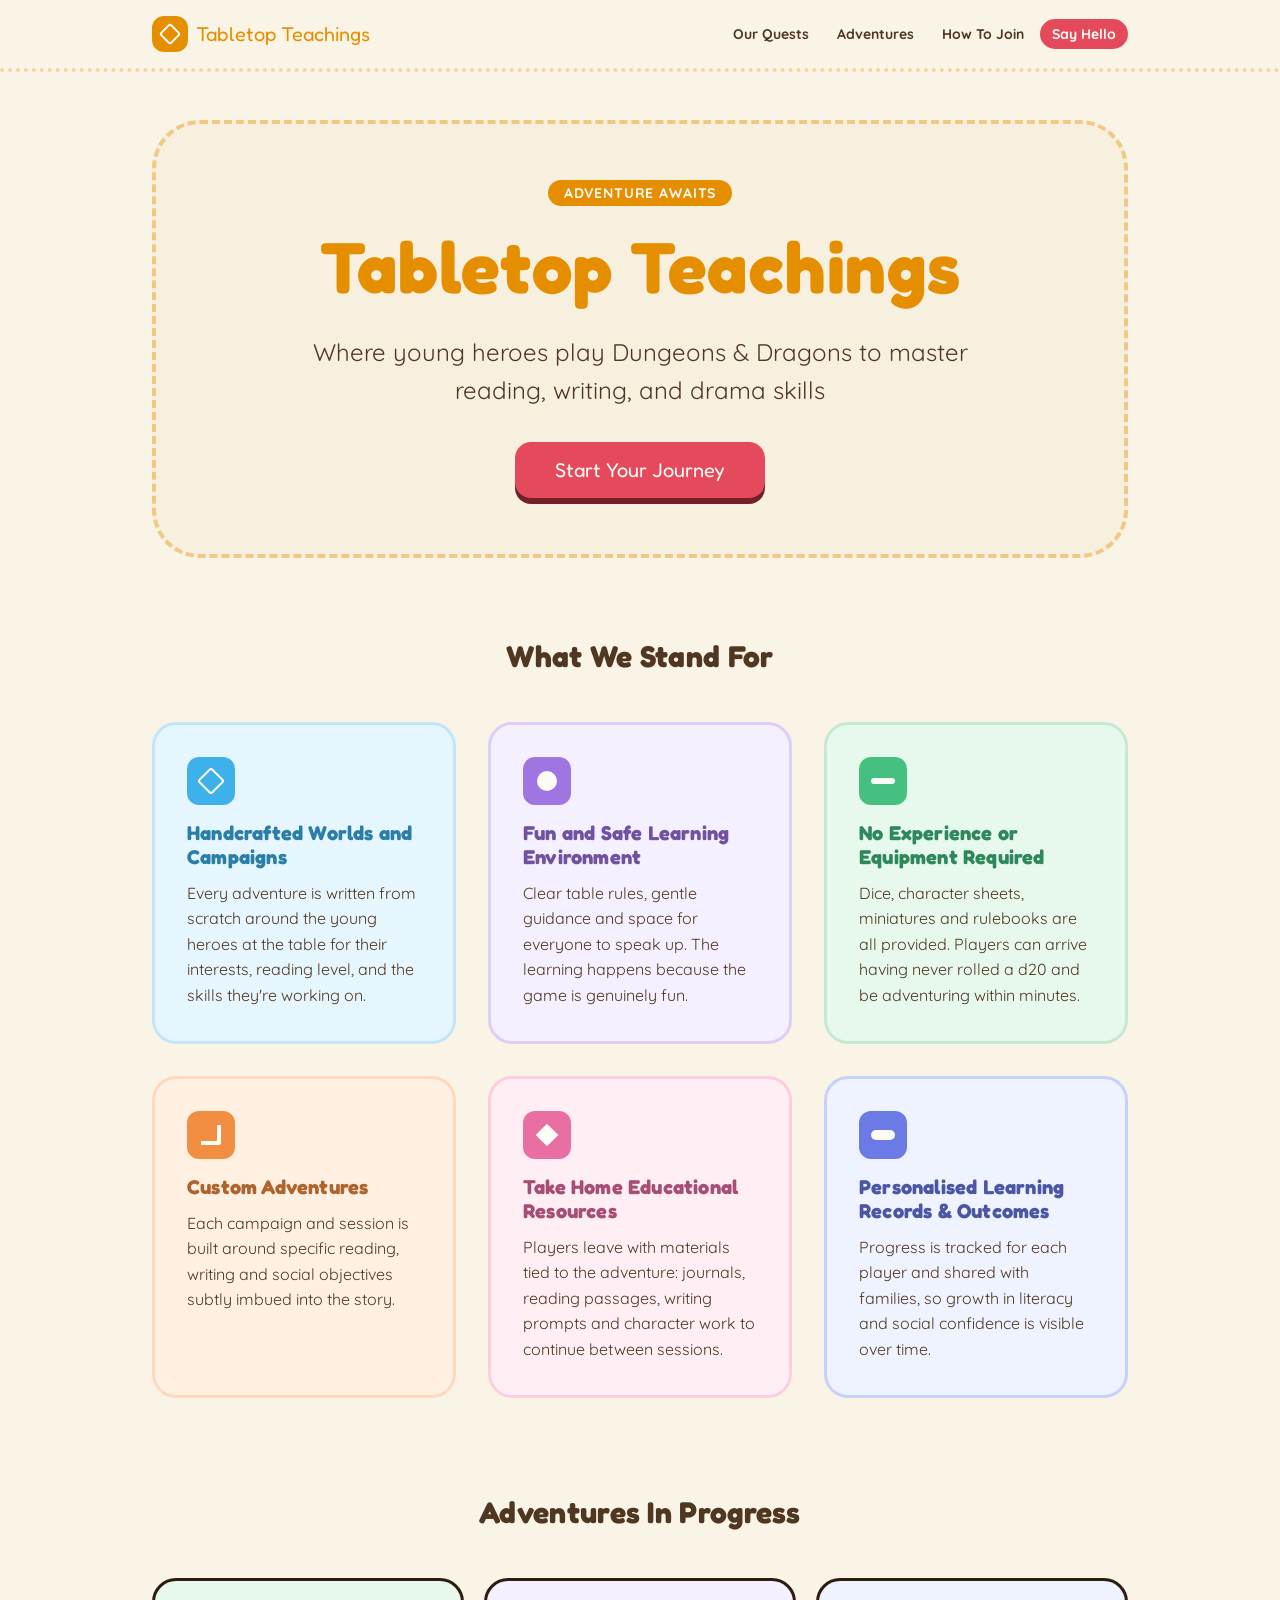
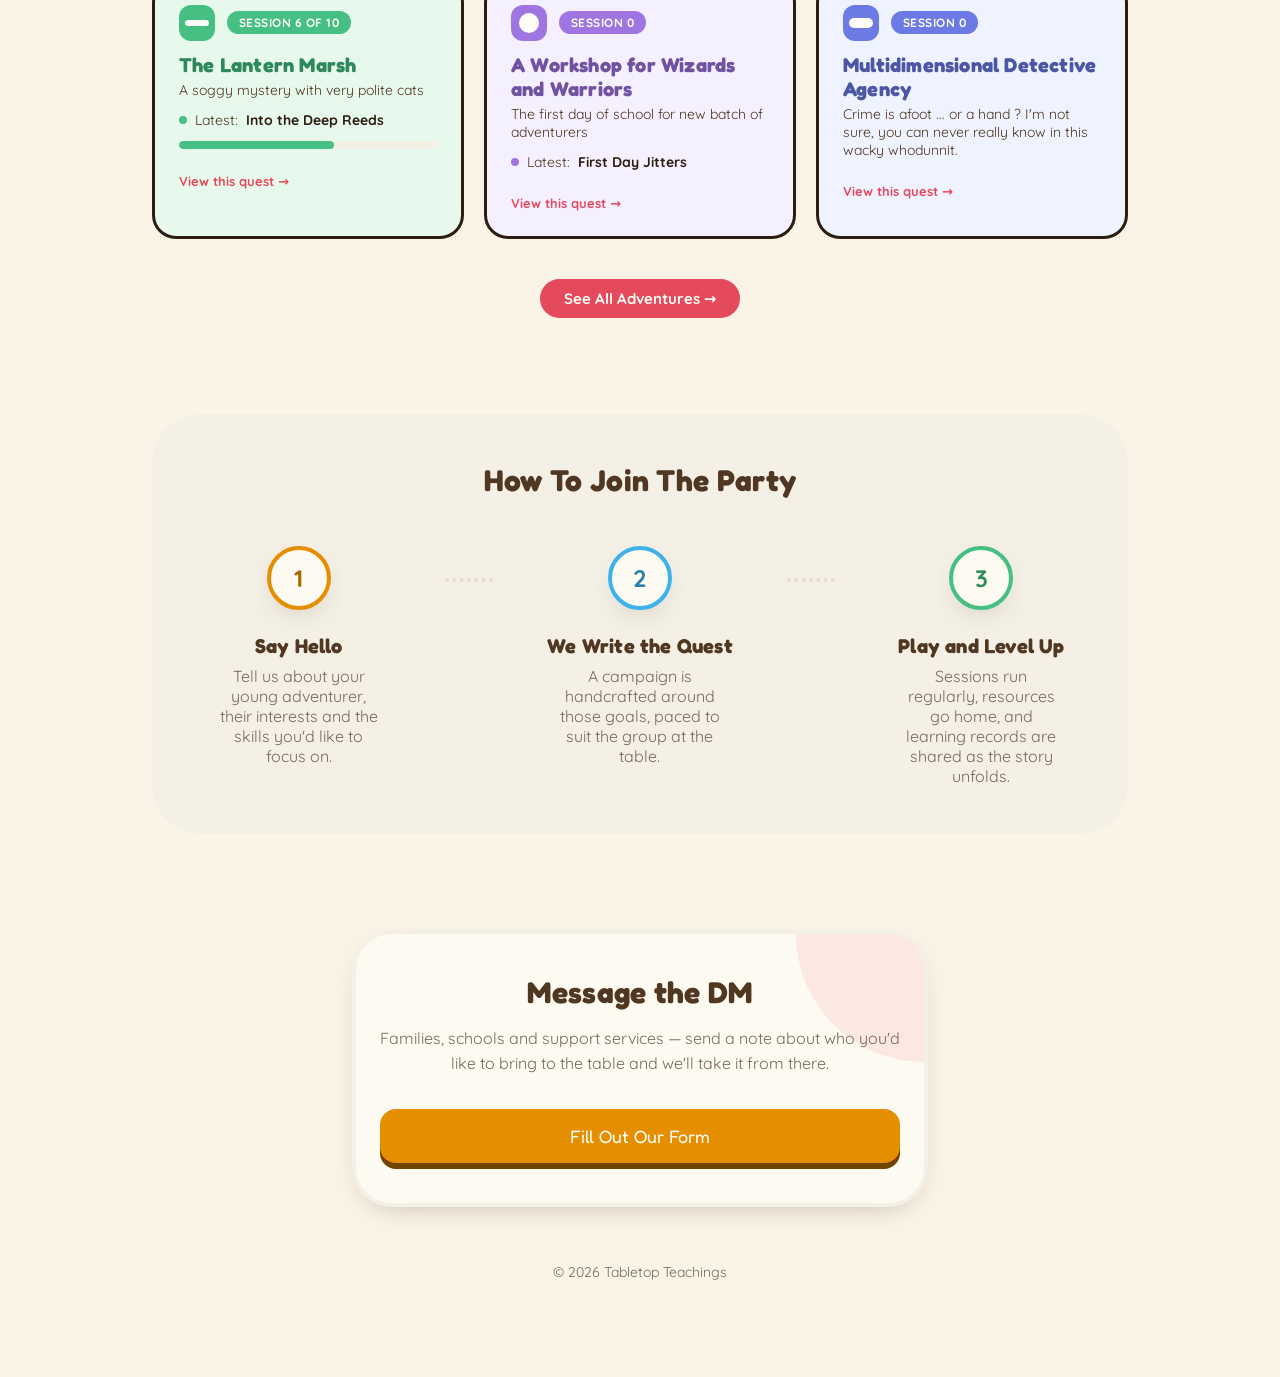
<file: index.html>
<!doctype html>
<html lang="en">
<head>
  <meta charset="utf-8" />
  <meta name="viewport" content="width=device-width, initial-scale=1" />
  <title>Tabletop Teachings | D&amp;D Adventures That Teach Kids Reading &amp; Writing</title>
  <meta name="author" content="Tabletop Teachings" />
  <meta name="description" content="Tabletop Teachings runs handcrafted Dungeons & Dragons sessions for kids that build reading, writing and social skills. No experience or equipment needed." />
  <meta property="og:type" content="website" />
  <meta property="og:title" content="Tabletop Teachings | D&D Adventures That Teach" />
  <meta property="og:description" content="Handcrafted campaigns for young adventurers, with structured learning goals, take-home resources and personalised learning records." />
  <meta name="twitter:card" content="summary_large_image" />
  <link rel="icon" href="favicon.ico" type="image/x-icon" />

  <!-- Critical, above-the-fold CSS inlined so the page paints without
       waiting on any network request (fixes render-blocking + chained
       critical requests). The full stylesheet below fills in everything
       else once it arrives; values here are kept in sync with css/style.css. -->
  <style>
    :root{--background:oklch(0.968 0.018 85);--foreground:oklch(0.245 0.032 60);--secondary:oklch(0.955 0.024 88);--secondary-foreground:oklch(0.36 0.05 62);--primary:oklch(0.72 0.16 68);--primary-foreground:oklch(0.99 0.006 90);--accent:oklch(0.63 0.19 18);--accent-foreground:oklch(0.99 0.006 90);--muted:oklch(0.955 0.014 90);--radius-2xl:3rem;--font-display:"Fredoka",system-ui,sans-serif;--font-body:"Quicksand",system-ui,sans-serif}
    *,*::before,*::after{box-sizing:border-box}
    body{margin:0;background-color:var(--background);color:var(--foreground);font-family:var(--font-body);-webkit-font-smoothing:antialiased}
    h1,h2,h3{font-family:var(--font-display);letter-spacing:.01em;margin:0}
    p{margin:0}a{color:inherit;text-decoration:none}
    .container{width:100%;max-width:64rem;margin-inline:auto;padding:3rem 1.5rem}
    .site-nav .container{padding-block:0}
    .min-h-screen{min-height:100vh}
    .eyebrow{display:inline-block;margin-bottom:1.25rem;border-radius:9999px;background:var(--primary);color:var(--primary-foreground);padding:.25rem 1rem;font-size:.875rem;font-weight:700;text-transform:uppercase;letter-spacing:.06em}
    .site-nav{position:sticky;top:0;z-index:50;border-bottom:4px dotted color-mix(in oklab,var(--primary) 30%,transparent);background:color-mix(in oklab,var(--background) 90%,transparent);backdrop-filter:blur(6px)}
    .site-nav .container{display:flex;align-items:center;justify-content:space-between;flex-wrap:wrap;gap:.75rem;padding-block:1rem}
    .brand{display:flex;align-items:center;gap:.5rem}
    .brand-mark{display:flex;align-items:center;justify-content:center;width:2.25rem;height:2.25rem;border-radius:.75rem;background:var(--primary)}
    .brand-mark span{width:1rem;height:1rem;transform:rotate(45deg);border-radius:3px;border:2px solid var(--primary-foreground)}
    .brand-name{font-family:var(--font-display);font-size:1.25rem;color:var(--primary)}
    .nav-links{display:flex;align-items:center;gap:.25rem;font-size:.875rem;font-weight:700;color:var(--secondary-foreground)}
    .nav-links a{border-radius:9999px;padding:.375rem .75rem;transition:background-color .15s ease}
    .nav-links a:hover,.nav-links a[aria-current="page"]{background:var(--muted)}
    .nav-cta{border-radius:9999px;background:var(--accent);color:var(--accent-foreground)!important;padding:.375rem 1rem}
    .btn{display:inline-block;cursor:pointer;border-radius:1rem;padding:1rem 2.5rem;font-family:var(--font-display);font-size:1.25rem}
    .btn-accent{background:var(--accent);color:var(--accent-foreground);box-shadow:0 6px 0 0 color-mix(in oklab,var(--accent) 60%,black)}
    .hero{margin-bottom:5rem;border-radius:var(--radius-2xl);border:4px dashed color-mix(in oklab,var(--primary) 40%,transparent);background:var(--secondary);padding:2.5rem 1.5rem;text-align:center}
    .hero h1{margin-bottom:1.5rem;font-size:3rem;line-height:1.15;color:var(--primary)}
    .hero p{margin-inline:auto;margin-bottom:2rem;max-width:42rem;font-size:1.25rem;line-height:1.6;color:var(--secondary-foreground)}
  </style>

  <link rel="preconnect" href="https://fonts.googleapis.com" />
  <link rel="preconnect" href="https://fonts.gstatic.com" crossorigin />

  <!-- Fonts and the full stylesheet are loaded async (preload -> swap to
       stylesheet on load) so they never block first paint. This also takes
       both requests out of the critical/render-blocking chain that
       PageSpeed was flagging. -->
  <link rel="preload" as="style" href="https://fonts.googleapis.com/css2?family=Fredoka:wght@400;500;600;700&family=Quicksand:wght@400;500;600;700&display=swap" onload="this.onload=null;this.rel='stylesheet'" />
  <link rel="preload" as="style" href="css/style.css" onload="this.onload=null;this.rel='stylesheet'" />
  <noscript>
    <link rel="stylesheet" href="https://fonts.googleapis.com/css2?family=Fredoka:wght@400;500;600;700&family=Quicksand:wght@400;500;600;700&display=swap" />
    <link rel="stylesheet" href="css/style.css" />
  </noscript>
</head>
<body>
  <div class="min-h-screen">
    <nav class="site-nav">
      <div class="container" style="padding-block: 1rem;">
        <a href="#top" class="brand">
          <span class="brand-mark" aria-hidden="true"><span></span></span>
          <span class="brand-name">Tabletop Teachings</span>
        </a>
        <div class="nav-links">
          <a href="#tenets">Our Quests</a>
          <a href="adventures/">Adventures</a>
          <a href="#join">How To Join</a>
          <a href="#contact" class="nav-cta">Say Hello</a>
        </div>
      </div>
    </nav>

    <div class="container">
      <header id="top" class="hero">
        <span class="eyebrow">Adventure Awaits</span>
        <h1>Tabletop Teachings</h1>
        <p>Where young heroes play Dungeons &amp; Dragons to master reading, writing, and drama skills</p>
        <a href="#contact" class="btn btn-accent">Start Your Journey</a>
      </header>

      <main>
        <section id="tenets" class="section">
          <h2 class="section-title">What We Stand For</h2>
          <div class="tenets-grid">
            <article class="tenet-card tone-quest-1">
              <div class="tenet-icon" style="background-color: var(--quest-1);"><span class="shape-diamond" aria-hidden="true"></span></div>
              <h3 style="color: color-mix(in oklab, var(--quest-1) 78%, black);">Handcrafted Worlds and Campaigns</h3>
              <p>Every adventure is written from scratch around the young heroes at the table for their interests, reading level, and the skills they're working on.</p>
            </article>
            <article class="tenet-card tone-quest-2">
              <div class="tenet-icon" style="background-color: var(--quest-2);"><span class="shape-circle" aria-hidden="true"></span></div>
              <h3 style="color: color-mix(in oklab, var(--quest-2) 78%, black);">Fun and Safe Learning Environment</h3>
              <p>Clear table rules, gentle guidance and space for everyone to speak up. The learning happens because the game is genuinely fun.</p>
            </article>
            <article class="tenet-card tone-quest-3">
              <div class="tenet-icon" style="background-color: var(--quest-3);"><span class="shape-bar" aria-hidden="true"></span></div>
              <h3 style="color: color-mix(in oklab, var(--quest-3) 78%, black);">No Experience or Equipment Required</h3>
              <p>Dice, character sheets, miniatures and rulebooks are all provided. Players can arrive having never rolled a d20 and be adventuring within minutes.</p>
            </article>
            <article class="tenet-card tone-quest-4">
              <div class="tenet-icon" style="background-color: var(--quest-4);"><span class="shape-corner" aria-hidden="true"></span></div>
              <h3 style="color: color-mix(in oklab, var(--quest-4) 78%, black);">Custom Adventures</h3>
              <p>Each campaign and session is built around specific reading, writing and social objectives subtly imbued into the story.</p>
            </article>
            <article class="tenet-card tone-quest-5">
              <div class="tenet-icon" style="background-color: var(--quest-5);"><span class="shape-spark" aria-hidden="true"></span></div>
              <h3 style="color: color-mix(in oklab, var(--quest-5) 78%, black);">Take Home Educational Resources</h3>
              <p>Players leave with materials tied to the adventure: journals, reading passages, writing prompts and character work to continue between sessions.</p>
            </article>
            <article class="tenet-card tone-quest-6">
              <div class="tenet-icon" style="background-color: var(--quest-6);"><span class="shape-pill" aria-hidden="true"></span></div>
              <h3 style="color: color-mix(in oklab, var(--quest-6) 78%, black);">Personalised Learning Records &amp; Outcomes</h3>
              <p>Progress is tracked for each player and shared with families, so growth in literacy and social confidence is visible over time.</p>
            </article>
          </div>
        </section>

        <section id="live-quests" class="section">
          <h2 class="section-title">Adventures In Progress</h2>
          <div id="home-quests-grid" class="campaign-switcher"></div>
          <p class="section-cta-wrap">
            <a href="adventures/" class="section-cta">See All Adventures →</a>
          </p>
        </section>

        <section id="join" class="section join-section">
          <h2 class="section-title">How To Join The Party</h2>
          <ol class="steps">
            <li class="step-item">
              <div class="step">
                <span class="step-badge" style="border-color: var(--primary); color: color-mix(in oklab, var(--primary) 80%, black);">1</span>
                <h3>Say Hello</h3>
                <p>Tell us about your young adventurer, their interests and the skills you'd like to focus on.</p>
              </div>
            </li>
            <li class="step-item">
              <span class="step-connector" aria-hidden="true"></span>
              <div class="step">
                <span class="step-badge" style="border-color: var(--quest-1); color: color-mix(in oklab, var(--quest-1) 80%, black);">2</span>
                <h3>We Write the Quest</h3>
                <p>A campaign is handcrafted around those goals, paced to suit the group at the table.</p>
              </div>
            </li>
            <li class="step-item">
              <span class="step-connector" aria-hidden="true"></span>
              <div class="step">
                <span class="step-badge" style="border-color: var(--quest-3); color: color-mix(in oklab, var(--quest-3) 80%, black);">3</span>
                <h3>Play and Level Up</h3>
                <p>Sessions run regularly, resources go home, and learning records are shared as the story unfolds.</p>
              </div>
            </li>
          </ol>
        </section>

        <section id="contact" class="section" style="scroll-margin-top: 6rem; margin-bottom: 0;">
          <div class="contact-card">
            <h2>Message the DM</h2>
            <p>Families, schools and support services — send a note about who you'd like to bring to the table and we'll take it from there.</p>
            <a href="https://forms.gle/FaDSAM434s5T8QVz7" target="_blank" rel="noopener noreferrer" class="btn btn-primary">Fill Out Our Form</a>
          </div>
        </section>
      </main>

      <footer class="site-footer">
        © <span id="year"></span> Tabletop Teachings
      </footer>
    </div>
  </div>

  <script>document.getElementById("year").textContent = new Date().getFullYear();</script>
  <script src="js/adventures-data.js"></script>
  <script src="js/home-quests.js"></script>
</body>
</html>
</file>
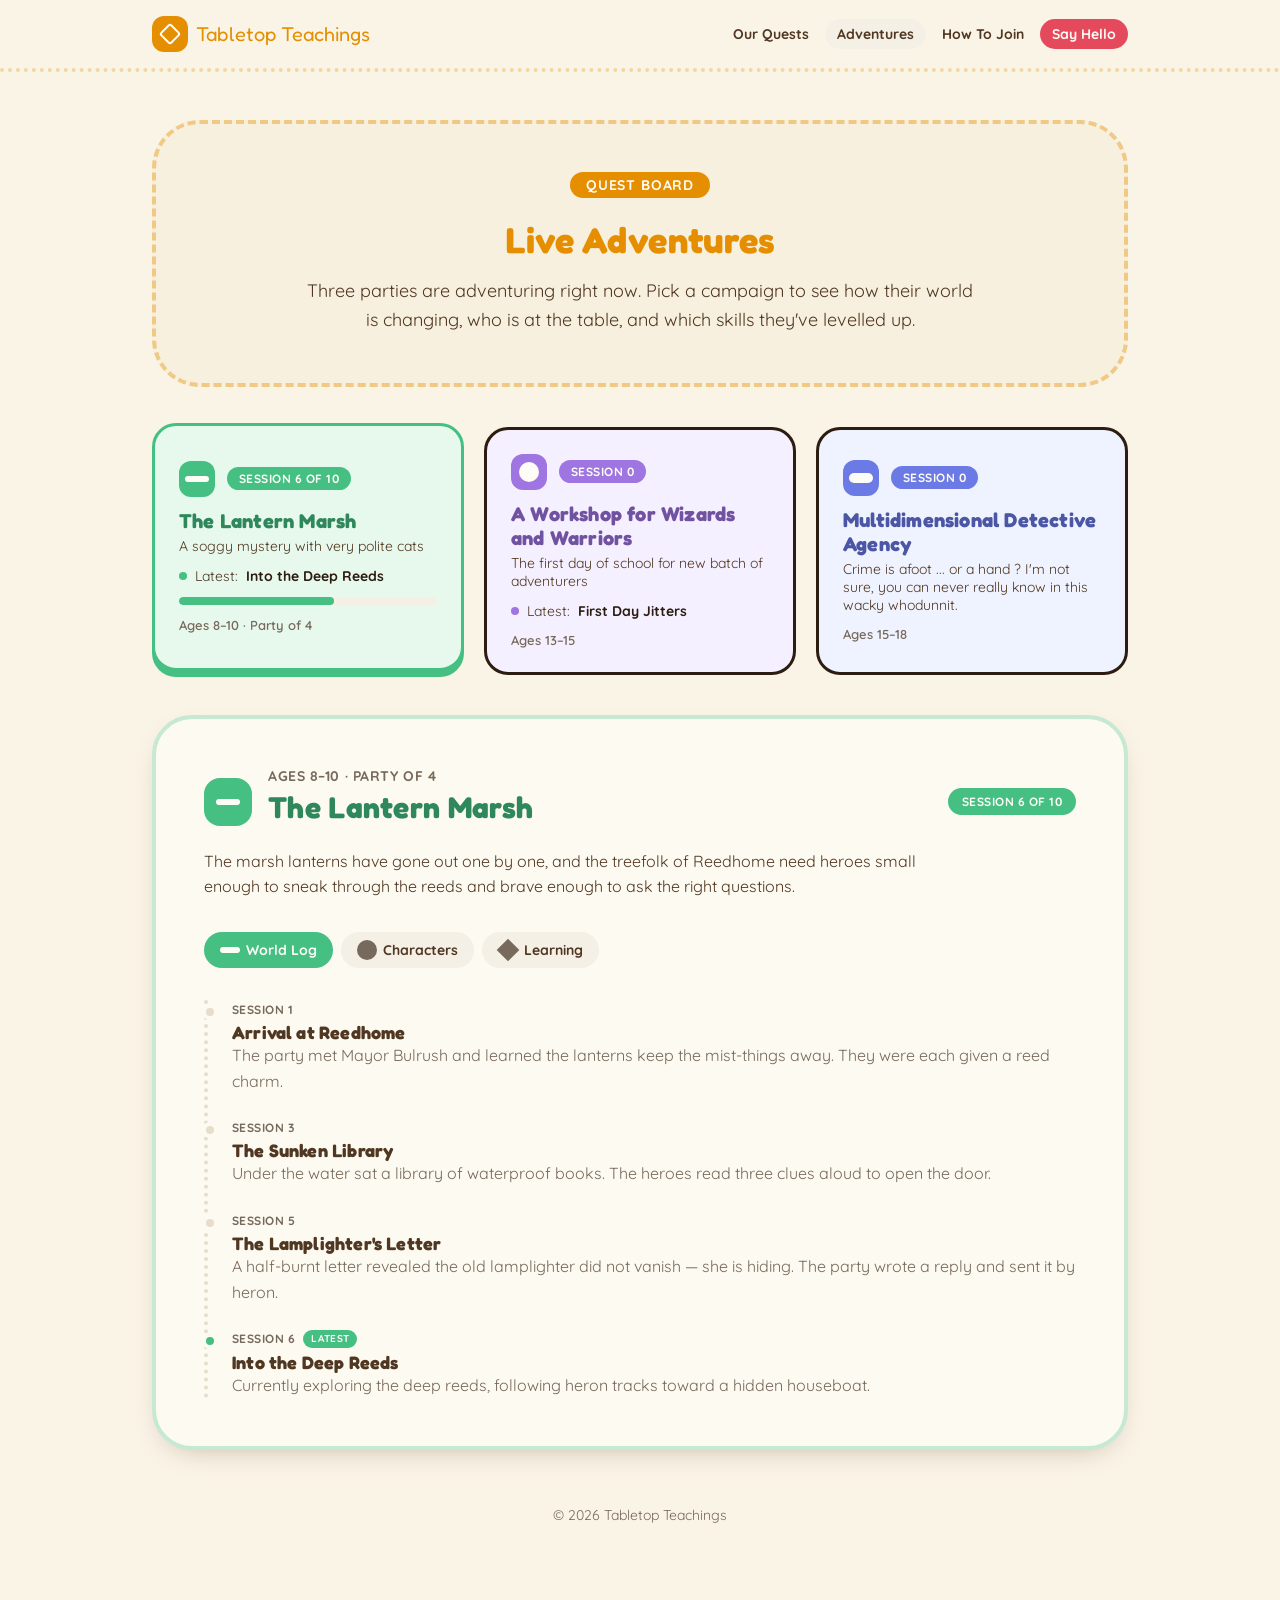
<file: adventures/index.html>
<!doctype html>
<html lang="en">
<head>
  <meta charset="utf-8" />
  <meta name="viewport" content="width=device-width, initial-scale=1" />
  <title>Live Adventures | Tabletop Teachings</title>
  <meta name="author" content="Tabletop Teachings" />
  <meta name="description" content="Follow the three D&D campaigns Tabletop Teachings is running right now — the worlds, the characters and the reading, writing and social goals each party has completed." />
  <meta property="og:type" content="website" />
  <meta property="og:title" content="Live Adventures | Tabletop Teachings" />
  <meta property="og:description" content="An interactive log of our current campaigns: world events, player characters and learning objectives completed." />
  <meta name="twitter:card" content="summary_large_image" />
  <link rel="icon" href="../favicon.ico" type="image/x-icon" />
  <link rel="preconnect" href="https://fonts.googleapis.com" />
  <link rel="preconnect" href="https://fonts.gstatic.com" crossorigin />
  <link rel="stylesheet" href="https://fonts.googleapis.com/css2?family=Fredoka:wght@400;500;600;700&family=Quicksand:wght@400;500;600;700&display=swap" />
  <link rel="stylesheet" href="../css/style.css" />
</head>
<body>
  <div class="min-h-screen">
    <nav class="site-nav">
      <div class="container" style="padding-block: 1rem;">
        <a href="../#top" class="brand">
          <span class="brand-mark" aria-hidden="true"><span></span></span>
          <span class="brand-name">Tabletop Teachings</span>
        </a>
        <div class="nav-links">
          <a href="../#tenets">Our Quests</a>
          <a href="./" aria-current="page">Adventures</a>
          <a href="../#join">How To Join</a>
          <a href="../#contact" class="nav-cta">Say Hello</a>
        </div>
      </div>
    </nav>

    <div class="container">
      <header class="quest-board-header">
        <span class="eyebrow">Quest Board</span>
        <h1>Live Adventures</h1>
        <p>Three parties are adventuring right now. Pick a campaign to see how their world is changing, who is at the table, and which skills they've levelled up.</p>
      </header>

      <main>
        <div id="campaign-switcher" class="campaign-switcher"></div>
        <section id="campaign-panel" class="campaign-panel"></section>
      </main>

      <footer class="site-footer">
        © <span id="year"></span> Tabletop Teachings
      </footer>
    </div>
  </div>

  <script>document.getElementById("year").textContent = new Date().getFullYear();</script>
  <script src="../js/adventures-data.js"></script>
  <script src="../js/adventures.js"></script>
</body>
</html>
</file>
<file: css/style.css>
/* ==========================================================================
   Tabletop Teachings — stylesheet
   Plain CSS, no build step. Organised in sections:
   1. Design tokens (colours, fonts)
   2. Reset / base
   3. Layout helpers
   4. Components (nav, buttons, cards, hero, steps, footer)
   5. Adventures page (campaign switcher, tabs, timeline, objectives)
   6. Responsive tweaks
   ========================================================================== */

/* ---- 1. Design tokens ---------------------------------------------------- */
:root {
  --radius-sm: 0.75rem;
  --radius-md: 1rem;
  --radius-lg: 1.5rem;
  --radius-xl: 2.5rem;
  --radius-2xl: 3rem;

  --background: oklch(0.968 0.018 85);
  --foreground: oklch(0.245 0.032 60);
  --card: oklch(0.985 0.012 88);
  --primary: oklch(0.72 0.16 68);
  --primary-foreground: oklch(0.99 0.006 90);
  --secondary: oklch(0.955 0.024 88);
  --secondary-foreground: oklch(0.36 0.05 62);
  --muted: oklch(0.955 0.014 90);
  --muted-foreground: oklch(0.53 0.028 70);
  --accent: oklch(0.63 0.19 18);
  --accent-foreground: oklch(0.99 0.006 90);
  --border: oklch(0.9 0.026 84);

  /* Quest tones: bold icon colour + soft card wash for each */
  --quest-1: oklch(0.72 0.13 235);
  --quest-1-soft: oklch(0.965 0.022 235);
  --quest-2: oklch(0.65 0.16 300);
  --quest-2-soft: oklch(0.965 0.022 300);
  --quest-3: oklch(0.72 0.14 158);
  --quest-3-soft: oklch(0.965 0.024 158);
  --quest-4: oklch(0.74 0.15 55);
  --quest-4-soft: oklch(0.965 0.026 62);
  --quest-5: oklch(0.7 0.16 355);
  --quest-5-soft: oklch(0.965 0.02 355);
  --quest-6: oklch(0.62 0.16 275);
  --quest-6-soft: oklch(0.965 0.022 275);

  --font-display: "Fredoka", system-ui, sans-serif;
  --font-body: "Quicksand", system-ui, sans-serif;
  --shadow-parchment: 0 10px 30px -16px color-mix(in oklab, oklch(0.4 0.06 60) 45%, transparent);
}

/* ---- 2. Reset / base ------------------------------------------------------ */
*, *::before, *::after { box-sizing: border-box; }
html { scroll-behavior: smooth; }
@media (prefers-reduced-motion: reduce) {
  html { scroll-behavior: auto; }
}
body {
  margin: 0;
  background-color: var(--background);
  color: var(--foreground);
  font-family: var(--font-body);
  -webkit-font-smoothing: antialiased;
}
h1, h2, h3 {
  font-family: var(--font-display);
  letter-spacing: 0.01em;
  margin: 0;
}
p { margin: 0; }
a { color: inherit; text-decoration: none; }
button { font: inherit; color: inherit; background: none; border: 0; cursor: pointer; }
img { max-width: 100%; display: block; }

/* ---- 3. Layout helpers ---------------------------------------------------- */
.container {
  width: 100%;
  max-width: 64rem; /* 1024px */
  margin-inline: auto;
  padding: 3rem 1.5rem;
}
.site-nav .container { padding-block: 0; }
.min-h-screen { min-height: 100vh; }
.sr-only {
  position: absolute;
  width: 1px;
  height: 1px;
  padding: 0;
  margin: -1px;
  overflow: hidden;
  clip: rect(0, 0, 0, 0);
  white-space: nowrap;
  border: 0;
}
.eyebrow {
  display: inline-block;
  margin-bottom: 1.25rem;
  border-radius: 9999px;
  background: var(--primary);
  color: var(--primary-foreground);
  padding: 0.25rem 1rem;
  font-size: 0.875rem;
  font-weight: 700;
  text-transform: uppercase;
  letter-spacing: 0.06em;
}

/* ---- 4. Nav ---------------------------------------------------------------- */
.site-nav {
  position: sticky;
  top: 0;
  z-index: 50;
  border-bottom: 4px dotted color-mix(in oklab, var(--primary) 30%, transparent);
  background: color-mix(in oklab, var(--background) 90%, transparent);
  backdrop-filter: blur(6px);
}
.site-nav .container {
  display: flex;
  align-items: center;
  justify-content: space-between;
  flex-wrap: wrap;
  gap: 0.75rem;
  padding-block: 1rem;
}
.brand {
  display: flex;
  align-items: center;
  gap: 0.5rem;
}
.brand-mark {
  display: flex;
  align-items: center;
  justify-content: center;
  width: 2.25rem;
  height: 2.25rem;
  border-radius: 0.75rem;
  background: var(--primary);
}
.brand-mark span {
  width: 1rem;
  height: 1rem;
  transform: rotate(45deg);
  border-radius: 3px;
  border: 2px solid var(--primary-foreground);
}
.brand-name {
  font-family: var(--font-display);
  font-size: 1.25rem;
  color: var(--primary);
}
.nav-links {
  display: flex;
  align-items: center;
  gap: 0.25rem;
  font-size: 0.875rem;
  font-weight: 700;
  color: var(--secondary-foreground);
}
.nav-links a {
  border-radius: 9999px;
  padding: 0.375rem 0.75rem;
  transition: background-color 0.15s ease;
}
.nav-links a:hover,
.nav-links a[aria-current="page"] {
  background: var(--muted);
}
.nav-cta {
  border-radius: 9999px;
  background: var(--accent);
  color: var(--accent-foreground) !important;
  padding: 0.375rem 1rem;
  transition: transform 0.1s ease;
}
.nav-cta:active { transform: translateY(2px); }

/* ---- Buttons --------------------------------------------------------------- */
.btn {
  display: inline-block;
  cursor: pointer;
  border-radius: 1rem;
  padding: 1rem 2.5rem;
  font-family: var(--font-display);
  font-size: 1.25rem;
  transition: all 0.1s ease;
}
.btn-accent {
  background: var(--accent);
  color: var(--accent-foreground);
  box-shadow: 0 6px 0 0 color-mix(in oklab, var(--accent) 60%, black);
}
.btn-accent:active {
  transform: translateY(4px);
  box-shadow: none;
}
.btn-primary {
  display: block;
  width: 100%;
  background: var(--primary);
  color: var(--primary-foreground);
  font-size: 1.125rem;
  box-shadow: 0 6px 0 0 color-mix(in oklab, var(--primary) 60%, black);
}
.btn-primary:active {
  transform: translateY(4px);
  box-shadow: none;
}

/* ---- Hero -------------------------------------------------------------- */
.hero {
  margin-bottom: 5rem;
  border-radius: var(--radius-2xl);
  border: 4px dashed color-mix(in oklab, var(--primary) 40%, transparent);
  background: var(--secondary);
  padding: 2.5rem 1.5rem;
  text-align: center;
}
.hero h1 {
  margin-bottom: 1.5rem;
  font-size: 3rem;
  line-height: 1.15;
  color: var(--primary);
}
.hero p {
  margin-inline: auto;
  margin-bottom: 2rem;
  max-width: 42rem;
  font-size: 1.25rem;
  line-height: 1.6;
  color: var(--secondary-foreground);
}

/* ---- Section headings ---------------------------------------------------- */
.section { margin-bottom: 6rem; scroll-margin-top: 6rem; }
.section-title {
  margin-bottom: 3rem;
  text-align: center;
  font-size: 1.875rem;
  color: var(--secondary-foreground);
}
.section-cta-wrap { margin-top: 0.5rem; text-align: center; }
.section-cta {
  display: inline-block;
  border-radius: 9999px;
  background: var(--accent);
  color: var(--accent-foreground);
  padding: 0.625rem 1.5rem;
  font-weight: 700;
  font-size: 0.9375rem;
  transition: transform 0.1s ease;
}
.section-cta:active { transform: translateY(2px); }

/* ---- Tenets / quest cards -------------------------------------------------- */
.tenets-grid {
  display: grid;
  grid-template-columns: 1fr;
  gap: 2rem;
}
.tenet-card {
  border-radius: var(--radius-lg);
  border: 3px solid;
  padding: 2rem;
  transition: transform 0.15s ease;
}
.tenet-card:nth-child(odd):hover { transform: rotate(1deg); }
.tenet-card:nth-child(even):hover { transform: rotate(-1deg); }
.tenet-icon {
  display: flex;
  align-items: center;
  justify-content: center;
  width: 3rem;
  height: 3rem;
  margin-bottom: 1rem;
  border-radius: 0.75rem;
}
.tenet-card h3 {
  margin-bottom: 0.75rem;
  font-size: 1.25rem;
}
.tenet-card p {
  line-height: 1.6;
  color: var(--secondary-foreground);
}

/* shape marks used inside tenet icons */
.shape-diamond { width: 1.25rem; height: 1.25rem; transform: rotate(45deg); border-radius: 3px; border: 2px solid var(--primary-foreground); }
.shape-circle  { width: 1.25rem; height: 1.25rem; border-radius: 9999px; background: var(--primary-foreground); }
.shape-bar     { width: 1.5rem; height: 0.375rem; border-radius: 9999px; background: var(--primary-foreground); }
.shape-corner  { width: 1.25rem; height: 1.25rem; border-bottom: 4px solid var(--primary-foreground); border-right: 4px solid var(--primary-foreground); border-radius: 0 0 3px 0; }
.shape-spark   { width: 1rem; height: 1rem; transform: rotate(45deg); background: var(--primary-foreground); }
.shape-pill    { width: 1.5rem; height: 0.625rem; border-radius: 9999px; background: var(--primary-foreground); }

/* Soft tone card background — used on tenet cards, campaign switcher
   cards, and character cards. Solid tone fills, tinted headings and
   skill tags are set inline per-element since they vary by context. */
.tone-quest-1 { background: var(--quest-1-soft); border-color: color-mix(in oklab, var(--quest-1) 35%, white); }
.tone-quest-2 { background: var(--quest-2-soft); border-color: color-mix(in oklab, var(--quest-2) 35%, white); }
.tone-quest-3 { background: var(--quest-3-soft); border-color: color-mix(in oklab, var(--quest-3) 35%, white); }
.tone-quest-4 { background: var(--quest-4-soft); border-color: color-mix(in oklab, var(--quest-4) 35%, white); }
.tone-quest-5 { background: var(--quest-5-soft); border-color: color-mix(in oklab, var(--quest-5) 35%, white); }
.tone-quest-6 { background: var(--quest-6-soft); border-color: color-mix(in oklab, var(--quest-6) 35%, white); }

/* ---- How to join / steps -------------------------------------------------- */
.join-section {
  border-radius: var(--radius-2xl);
  background: var(--muted);
  padding: 2.5rem 1.5rem;
}
.steps {
  list-style: none;
  margin: 0;
  padding: 0;
  display: flex;
  flex-direction: column;
  align-items: center;
  gap: 3rem;
}
.step-item { display: contents; }
.step { flex: 1; text-align: center; max-width: 18rem; }
.step-badge {
  display: flex;
  align-items: center;
  justify-content: center;
  width: 4rem;
  height: 4rem;
  margin: 0 auto 1.5rem;
  border-radius: 9999px;
  border: 4px solid;
  background: var(--card);
  font-size: 1.5rem;
  font-weight: 700;
  box-shadow: var(--shadow-parchment);
}
.step h3 { margin-bottom: 0.5rem; font-size: 1.25rem; color: var(--secondary-foreground); }
.step p { padding-inline: 1rem; color: var(--muted-foreground); }
.step-connector {
  display: none;
  width: 3rem;
  height: 1px;
  border-top: 4px dotted var(--border);
}

/* ---- Contact card -------------------------------------------------------- */
.contact-card {
  position: relative;
  overflow: hidden;
  max-width: 36rem;
  margin-inline: auto;
  border-radius: var(--radius-xl);
  border: 4px solid var(--muted);
  background: var(--card);
  padding: 2.5rem 1.5rem;
  text-align: center;
  box-shadow: var(--shadow-parchment);
}
.contact-card::before {
  content: "";
  position: absolute;
  top: 0;
  right: 0;
  width: 8rem;
  height: 8rem;
  border-radius: 0 0 0 9999px;
  background: color-mix(in oklab, var(--accent) 10%, transparent);
}
.contact-card h2 {
  position: relative;
  margin-bottom: 1rem;
  font-size: 1.875rem;
  color: var(--secondary-foreground);
}
.contact-card p {
  position: relative;
  margin-bottom: 2rem;
  line-height: 1.6;
  color: var(--muted-foreground);
}

/* ---- Footer -------------------------------------------------------------- */
.site-footer {
  padding-top: 3.5rem;
  padding-bottom: 3rem;
  text-align: center;
  font-size: 0.875rem;
  color: var(--muted-foreground);
}

/* ==========================================================================
   5. Adventures page
   ========================================================================== */
.quest-board-header {
  margin-bottom: 2.5rem;
  border-radius: var(--radius-2xl);
  border: 4px dashed color-mix(in oklab, var(--primary) 40%, transparent);
  background: var(--secondary);
  padding: 2.5rem 1.5rem;
  text-align: center;
}
.quest-board-header h1 {
  margin-bottom: 1rem;
  font-size: 2.25rem;
  color: var(--primary);
}
.quest-board-header p {
  margin-inline: auto;
  max-width: 42rem;
  font-size: 1.125rem;
  line-height: 1.6;
  color: var(--secondary-foreground);
}

.campaign-switcher {
  display: grid;
  grid-template-columns: 1fr;
  gap: 1.25rem;
  margin-bottom: 2.5rem;
}
.campaign-card {
  border-radius: var(--radius-lg);
  border: 3px solid;
  padding: 1.5rem;
  text-align: left;
  transition: transform 0.15s ease;
  width: 100%;
}
.campaign-card:hover { transform: translateY(-4px); }
.campaign-card.is-active { transform: translateY(-4px); }
.campaign-card-head {
  display: flex;
  align-items: center;
  gap: 0.75rem;
  margin-bottom: 0.75rem;
}
.campaign-icon {
  display: flex;
  align-items: center;
  justify-content: center;
  flex-shrink: 0;
  width: 2.25rem;
  height: 2.25rem;
  border-radius: 0.75rem;
}
.campaign-tag {
  display: inline-block;
  border-radius: 9999px;
  padding: 0.25rem 0.75rem;
  font-size: 0.75rem;
  font-weight: 700;
  text-transform: uppercase;
  letter-spacing: 0.04em;
  color: var(--primary-foreground);
}
.campaign-card h2 { margin-bottom: 0.25rem; font-size: 1.25rem; }
.campaign-card p { font-size: 0.875rem; color: var(--secondary-foreground); }
.campaign-card-tagline { margin-bottom: 0.75rem; }
.campaign-card-latest {
  display: flex;
  align-items: center;
  gap: 0.5rem;
  margin-bottom: 0.75rem;
  font-size: 0.8125rem;
}
.campaign-card-latest strong { color: var(--foreground); }
.latest-dot {
  flex-shrink: 0;
  width: 0.5rem;
  height: 0.5rem;
  border-radius: 9999px;
}
.campaign-card-progress {
  display: block;
  overflow: hidden;
  width: 100%;
  height: 0.5rem;
  margin-bottom: 0.75rem;
  border-radius: 9999px;
  background: var(--muted);
}
.campaign-card-progress-fill {
  display: block;
  height: 100%;
  border-radius: 9999px;
  transition: width 0.3s ease;
}
.campaign-card-meta {
  display: block;
  font-size: 0.8125rem;
  font-weight: 600;
  color: var(--muted-foreground);
}
.campaign-card-cta {
  display: inline-flex;
  align-items: center;
  gap: 0.25rem;
  margin-top: 0.75rem;
  font-size: 0.8125rem;
  font-weight: 700;
  color: var(--accent);
}
.campaign-card-cta::after { content: "\2192"; transition: transform 0.15s ease; }
.campaign-card:hover .campaign-card-cta::after,
.campaign-card:focus-visible .campaign-card-cta::after { transform: translateX(3px); }

.campaign-panel {
  border-radius: var(--radius-xl);
  border: 4px solid;
  background: var(--card);
  padding: 2rem 1.5rem;
  box-shadow: var(--shadow-parchment);
}
.panel-header {
  display: flex;
  align-items: center;
  flex-wrap: wrap;
  gap: 1rem;
  margin-bottom: 0.75rem;
}
.panel-icon {
  display: flex;
  align-items: center;
  justify-content: center;
  flex-shrink: 0;
  width: 3rem;
  height: 3rem;
  border-radius: 1rem;
}
.panel-heading { flex: 1; min-width: 12rem; }
.panel-session-tag {
  border-radius: 9999px;
  padding: 0.375rem 0.875rem;
  font-size: 0.75rem;
  font-weight: 700;
  text-transform: uppercase;
  letter-spacing: 0.04em;
  color: var(--primary-foreground);
}
.campaign-eyebrow {
  margin-bottom: 0.25rem;
  font-size: 0.875rem;
  font-weight: 700;
  text-transform: uppercase;
  letter-spacing: 0.04em;
  color: var(--muted-foreground);
}
.campaign-panel h2 { margin-bottom: 0.75rem; font-size: 1.875rem; }
.campaign-blurb {
  margin-bottom: 2rem;
  max-width: 48rem;
  line-height: 1.6;
  color: var(--secondary-foreground);
}

.tab-list {
  display: flex;
  flex-wrap: wrap;
  gap: 0.5rem;
  margin-bottom: 2rem;
}
.tab-btn {
  display: inline-flex;
  align-items: center;
  border-radius: 9999px;
  padding: 0.5rem 1rem;
  font-size: 0.875rem;
  font-weight: 700;
  background: var(--muted);
  color: var(--secondary-foreground);
  transition: background-color 0.15s ease;
}
.tab-btn:hover { background: var(--secondary); }
.tab-btn.is-active { color: var(--primary-foreground); }
.tab-icon {
  display: inline-flex;
  align-items: center;
  justify-content: center;
  width: 1.25rem;
  height: 1.25rem;
  margin-right: 0.375rem;
}

.tab-panel { display: none; }
.tab-panel.is-active { display: block; }

/* World log timeline */
.timeline {
  list-style: none;
  margin: 0;
  padding: 0;
  padding-left: 1.5rem;
  border-left: 4px dotted var(--border);
  display: flex;
  flex-direction: column;
  gap: 1.5rem;
}
.timeline li { position: relative; }
.timeline li::before {
  content: "";
  position: absolute;
  left: -1.85rem;
  top: 0.25rem;
  width: 1rem;
  height: 1rem;
  border-radius: 9999px;
  border: 4px solid var(--card);
  background: var(--border);
}
.timeline li.is-latest::before { background: var(--current-tone, var(--primary)); }
.timeline-session {
  display: flex;
  align-items: center;
  gap: 0.5rem;
  margin-bottom: 0.125rem;
  font-size: 0.75rem;
  font-weight: 700;
  text-transform: uppercase;
  letter-spacing: 0.04em;
  color: var(--muted-foreground);
}
.timeline-latest-badge {
  border-radius: 9999px;
  padding: 0.0625rem 0.5rem;
  font-size: 0.625rem;
  letter-spacing: 0.03em;
  color: var(--primary-foreground);
  background: var(--current-tone, var(--primary));
}
.timeline li h3 { font-size: 1.125rem; color: var(--secondary-foreground); }
.timeline li p { line-height: 1.6; color: var(--muted-foreground); }

/* Characters grid */
.characters-grid {
  display: grid;
  grid-template-columns: 1fr;
  gap: 1.25rem;
}
.character-card {
  display: flex;
  align-items: flex-start;
  gap: 1rem;
  border-radius: var(--radius-md);
  border: 3px solid;
  padding: 1.25rem;
}
.character-avatar {
  display: flex;
  align-items: center;
  justify-content: center;
  flex-shrink: 0;
  width: 2.75rem;
  height: 2.75rem;
  border-radius: 9999px;
  font-family: var(--font-display);
  font-size: 0.875rem;
  font-weight: 700;
  color: var(--primary-foreground);
}
.character-card-body { flex: 1; min-width: 0; }
.character-card h3 { font-size: 1.125rem; color: var(--secondary-foreground); }
.character-role {
  margin-bottom: 0.5rem;
  font-size: 0.875rem;
  font-weight: 700;
  color: var(--muted-foreground);
}
.character-note {
  font-size: 0.875rem;
  line-height: 1.6;
  color: var(--secondary-foreground);
}

/* Learning objectives */
.progress-header {
  display: flex;
  align-items: baseline;
  justify-content: space-between;
  margin-bottom: 0.5rem;
}
.progress-header p { font-family: var(--font-display); font-size: 1.125rem; color: var(--secondary-foreground); }
.progress-pct { font-size: 0.875rem; font-weight: 700; color: var(--muted-foreground); }
.progress-track {
  overflow: hidden;
  width: 100%;
  height: 1rem;
  margin-bottom: 1.5rem;
  border-radius: 9999px;
  background: var(--muted);
}
.progress-fill {
  height: 100%;
  border-radius: 9999px;
  background: var(--current-tone, var(--primary));
  transition: width 0.3s ease;
}
.objectives-list {
  list-style: none;
  margin: 0 0 1.5rem;
  padding: 0;
  display: flex;
  flex-direction: column;
  gap: 0.75rem;
}
.objective {
  display: flex;
  align-items: center;
  gap: 0.75rem;
  border-radius: var(--radius-md);
  border: 2px dashed var(--border);
  padding: 1rem;
}
.objective.is-done {
  border-color: transparent;
  background: var(--muted);
}
.objective-check {
  display: flex;
  align-items: center;
  justify-content: center;
  flex-shrink: 0;
  width: 1.75rem;
  height: 1.75rem;
  border-radius: 0.5rem;
  border: 2px solid;
  font-size: 0.875rem;
  font-weight: 700;
  color: var(--primary-foreground);
}
.objective-label { flex: 1; color: var(--secondary-foreground); }
.skill-tag {
  border-radius: 9999px;
  padding: 0.25rem 0.75rem;
  font-size: 0.75rem;
  font-weight: 700;
  color: var(--primary-foreground);
}
.objectives-note { font-size: 0.875rem; color: var(--muted-foreground); }

/* ==========================================================================
   6. Responsive
   ========================================================================== */
@media (min-width: 768px) {
  .hero { padding: 3.5rem; }
  .hero h1 { font-size: 4.5rem; }
  .hero p { font-size: 1.5rem; }
  .tenets-grid { grid-template-columns: repeat(2, 1fr); }
  .steps { flex-direction: row; align-items: flex-start; justify-content: space-around; }
  .step-connector { display: block; margin-top: 2rem; }
  .campaign-switcher { grid-template-columns: repeat(3, 1fr); }
  .characters-grid { grid-template-columns: repeat(2, 1fr); }
  .join-section, .campaign-panel, .quest-board-header { padding: 3rem; }
}
@media (min-width: 1024px) {
  .tenets-grid { grid-template-columns: repeat(3, 1fr); }
}
</file>
